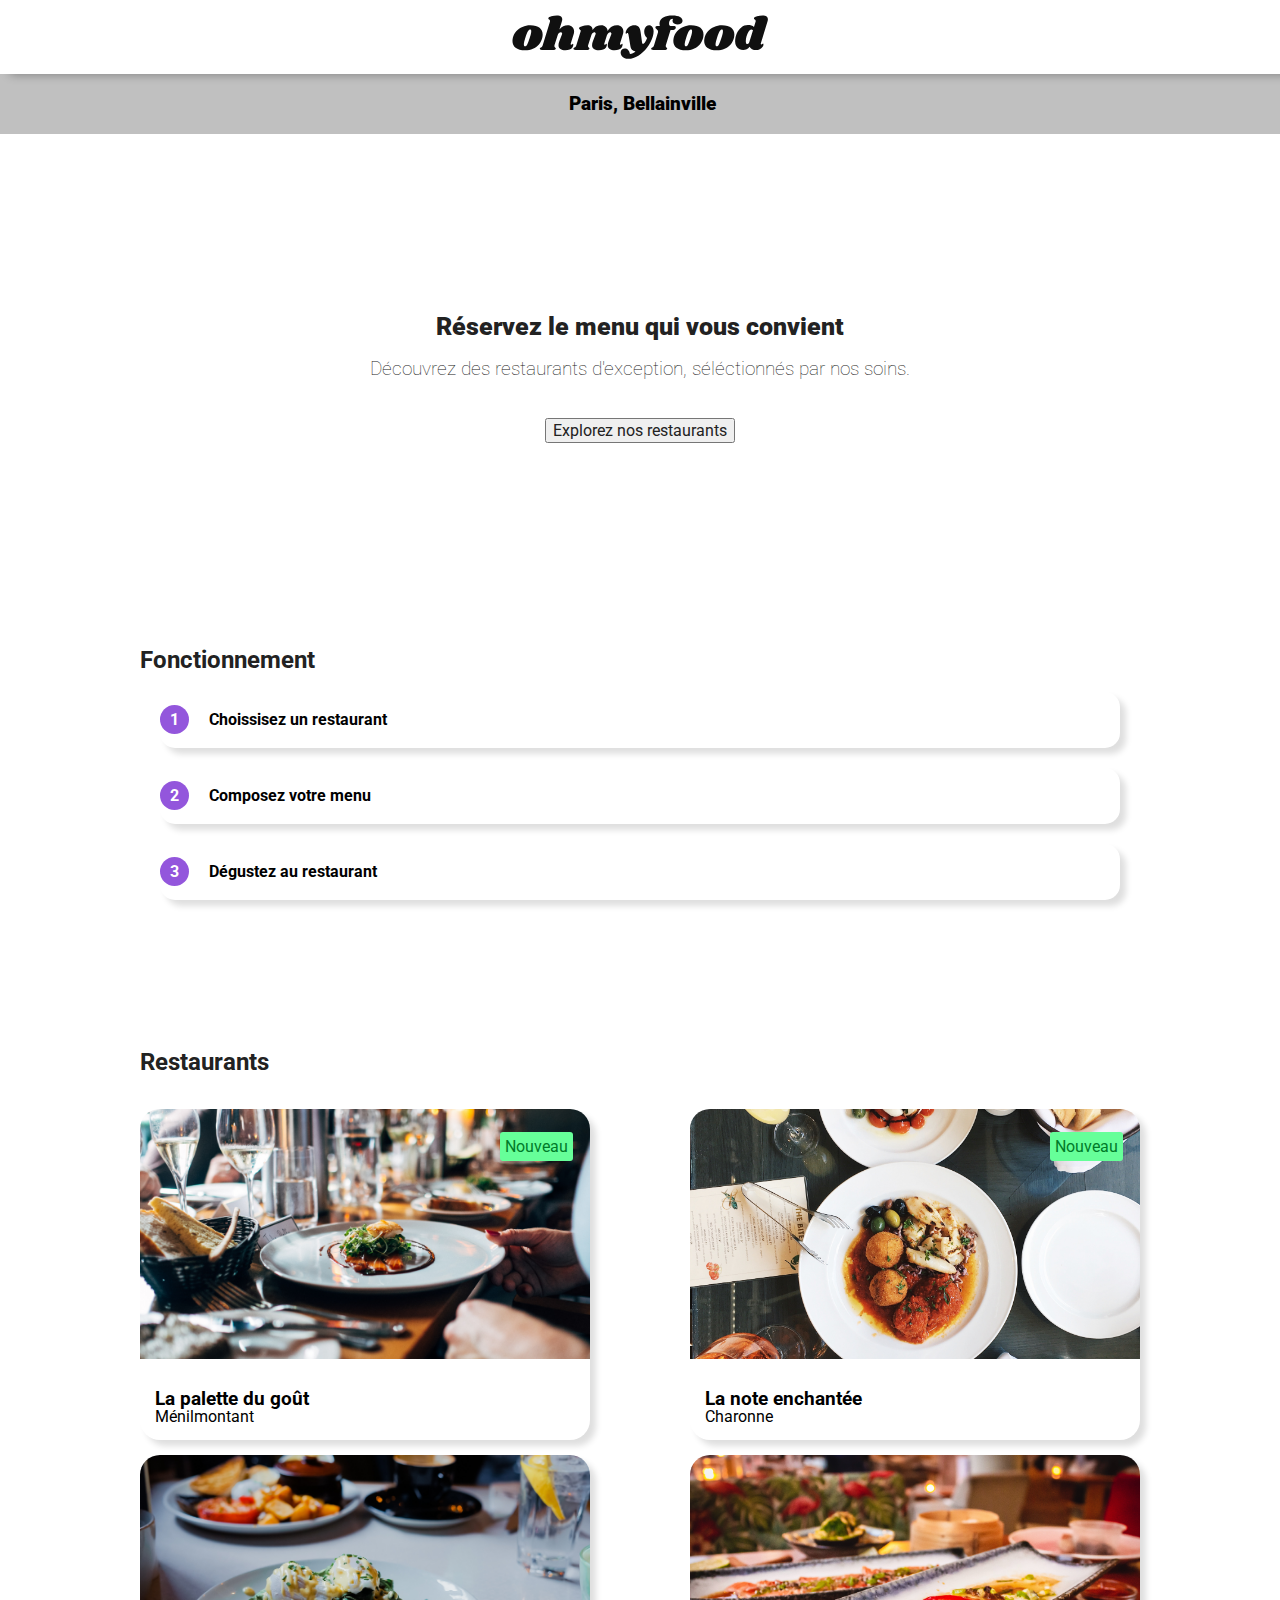
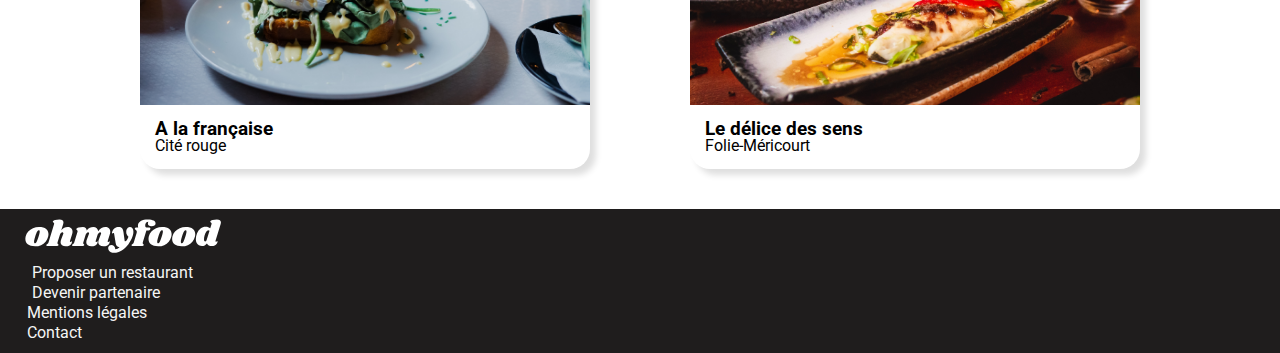
<file: index.html>
<!DOCTYPE html>
<html lang="en">
<head>
    <meta charset="UTF-8">
    <meta http-equiv="X-UA-Compatible" content="IE=edge">
    <meta name="viewport" content="width=device-width, initial-scale=1.0">
    <link rel="stylesheet" href="./styles/reset.css">
    <link rel="stylesheet" href="https://cdnjs.cloudflare.com/ajax/libs/font-awesome/6.2.0/css/all.min.css" integrity="sha512-xh6O/CkQoPOWDdYTDqeRdPCVd1SpvCA9XXcUnZS2FmJNp1coAFzvtCN9BmamE+4aHK8yyUHUSCcJHgXloTyT2A==" crossorigin="anonymous" referrerpolicy="no-referrer" />
    <link rel="stylesheet" href="./styles/index.css" type="text/css">    <link rel="shortcut icon" href="./img/ohmyfood.svg" type="image/x-icon">
    <title>Oh myfood</title>
</head>
<body>
   <!--  Loader -->
    <div class="contend_loader">
        
        <span>Veuillez patienter ...<div class="loader"></div></span>
    </div>


    <header>    
        <img class="header__img" src="./img/ohmyfood.svg" alt="ohmyfood">        
    </header>

    <div class="link">
        <a class="link__items" href="#"><i class="fa-solid fa-location-dot marker"></i>Paris, Bellainville</a>
    </div>

    <main>
        <div class="container">

            <div class="reservation">
                <h1>Réservez le menu qui vous convient</h1>
                <p class="">Découvrez des restaurants d'exception, séléctionnés par nos soins.</p>
                <button class="btn --reserve">Explorez nos restaurants</button>
            </div>

            <div class="main__bloc">
                <h2>Fonctionnement</h2>
                <!-- Items block -->
                <div class="bloc">
                    <div class="bloc__items"><a class="bloc__items--link" href="#"><span class="number__choice">1</span><i class="fa-solid fa-mobile-screen-button"></i>Choissisez un restaurant</a></div>
                    <div class="bloc__items"><a class="bloc__items--link" href="#"><span class="number__choice">2</span><i class="fa-solid fa-list-ul"></i>Composez votre  menu</a></div>
                    <div class="bloc__items"><a class="bloc__items--link" href="#"><span class="number__choice">3</span><i class="fa-solid fa-store --pink"></i>Dégustez au restaurant</a></div>
                </div>
                <!-- [EO]-Items block -->
            </div>

            <div class="restaurant">
                <h2>Restaurants</h2>
                <!-- Restaurants card -->
                <div class="card__bloc">
                    <div class="card">
                        <img class="card__img" src="./img/restaurants/jay-wennington-N_Y88TWmGwA-unsplash.jpg" alt="">
                        <span>Nouveau</span>    
                        <div class="card__body">
                            <a class="card_link" href="./pages/view-menilmontant.html">
                                <h3 class="card__title">La palette du goût</h3>
                                <p class="--light">Ménilmontant</p>
                            </a>
                            <div class="favoris">
                                <i class="fa-regular fa-heart   not_favoris"></i>
                                <i class="fa-solid fa-heart add_favoris"></i>
                            </div>
                        </div>

                    </div>

                    <div class="card">
                        <img class="card__img" src="./img/restaurants/stil-u2Lp8tXIcjw-unsplash.jpg" alt="">
                        <span>Nouveau</span>

                        <div class="card__body">
                            <a class="card_link" href="./pages/view-note-enchantee.html">
                                <h3 class="card__title">La note enchantée</h3>
                                <p class="--light">Charonne</p>
                            </a>
                            
                            <div class="favoris">
                                <i class="fa-regular fa-heart   not_favoris"></i>
                                <i class="fa-solid fa-heart add_favoris"></i>
                            </div>
                        </div>

                    </div>

                    <div class="card">
                        <img class="card__img" src="./img/restaurants/toa-heftiba-DQKerTsQwi0-unsplash.jpg" alt="">                        
                        <div class="card__body">
                            <a class="card_link" href="./pages/view-francais.html">
                                <h3 class="card__title">A la française</h3>
                                <p class="--light">Cité rouge</p>
                            </a>
                            
                            <div class="favoris">
                                <i class="fa-regular fa-heart not_favoris"></i>
                                <i class="fa-solid fa-heart add_favoris"></i>
                            </div>
                        </div>

                    </div>

                    <div class="card">
                        <img class="card__img" src="./img/restaurants/louis-hansel-shotsoflouis-qNBGVyOCY8Q-unsplash.jpg" alt="">
                        <div class="card__body">
                            <a class="card_link" href="./pages/view-delice-sens.html">
                                <h3 class="card__title">Le délice des sens</h3>
                                <p class="--light">Folie-Méricourt</p>
                            </a>
                            
                            <div class="favoris">
                                <i class="fa-regular fa-heart   not_favoris"></i>
                                <i class="fa-solid fa-heart add_favoris"></i>
                            </div>
                        </div>

                    </div>

                  
                </div>
                <!-- Restaurants card -->

            </div>
            
        </div>
    </main>

    <footer>
        <div class="container --dark">
            
            <ul class="list">
                <li class="list__img"><img src="./img/ohmyfoodFooter.svg" alt="logoOhMyfood"></li>
                <li class="list__items"><i class="fa-solid fa-utensils marker_footer"></i>Proposer un restaurant</li>
                <li class="list__items"><i class="fa-solid fa-handshake-simple marker_footer"></i>Devenir partenaire</li>
                <li class="list__items">Mentions légales</li>
                <li class="list__items">Contact</li>
        </ul>
        </div>
    </footer>
</body>
</html>
</file>
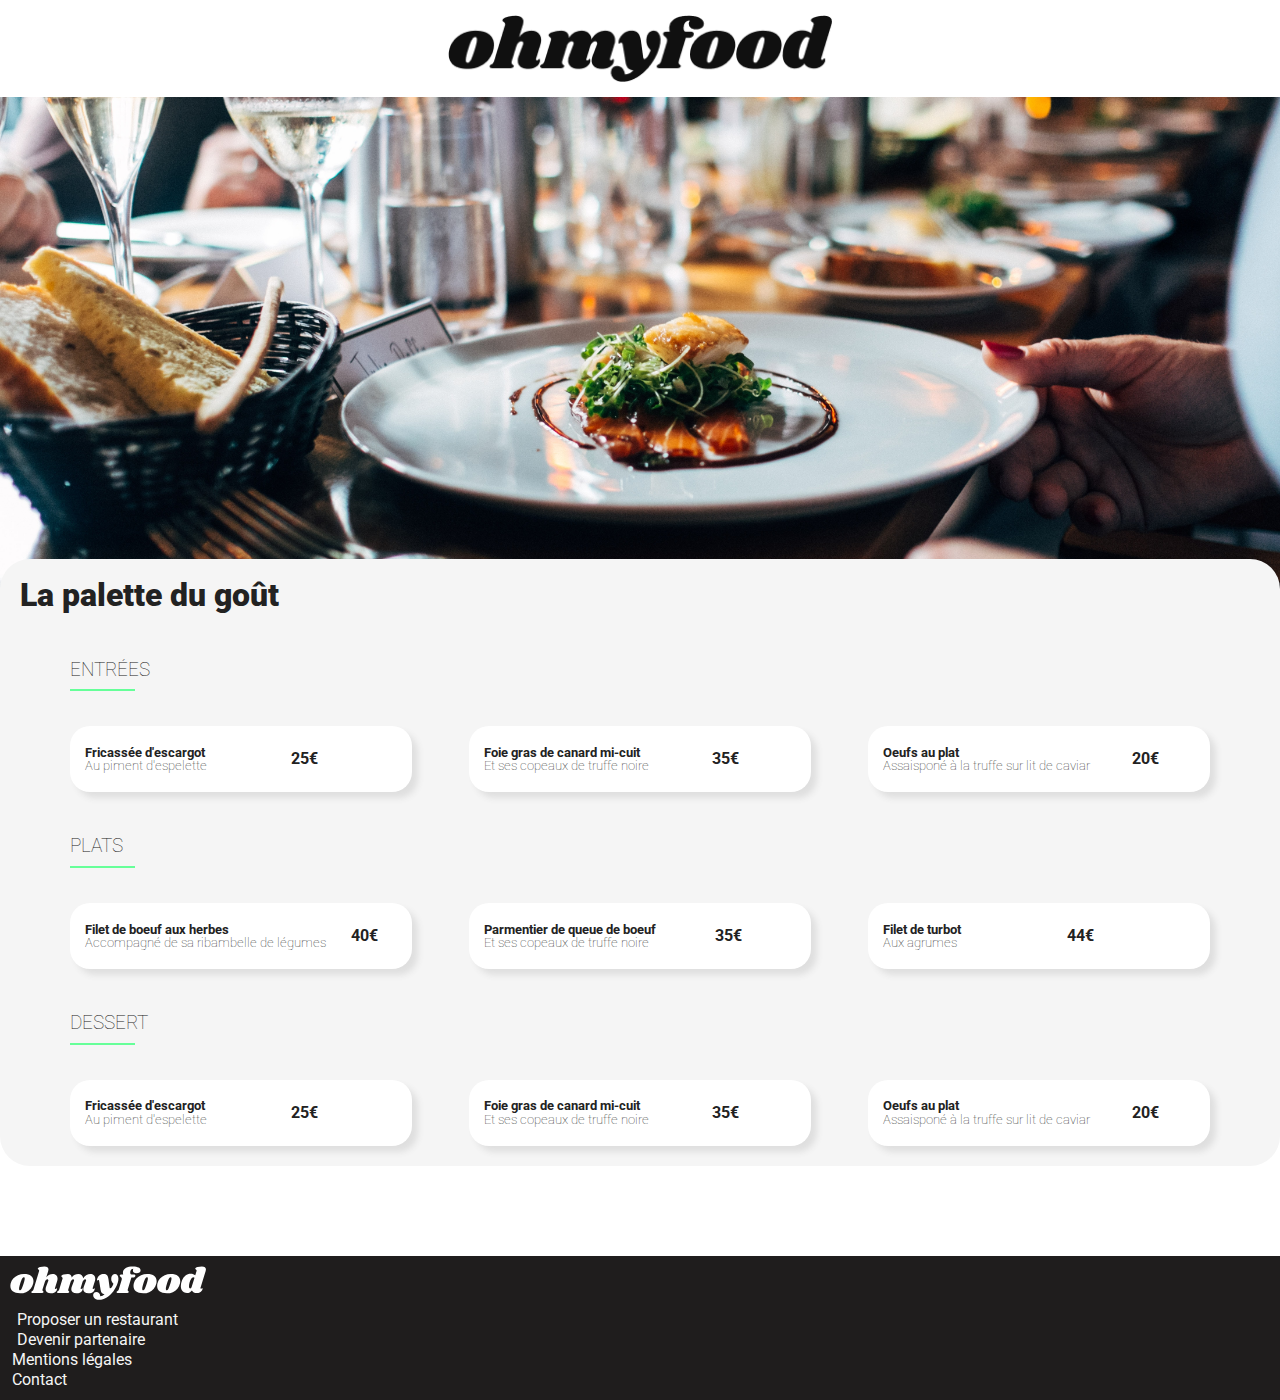
<file: view-menilmontant.html>
<!DOCTYPE html>
<html lang="en">
<head>
    <meta charset="UTF-8">
    <meta http-equiv="X-UA-Compatible" content="IE=edge">
    <meta name="viewport" content="width=device-width, initial-scale=1.0">
    <link rel="stylesheet" href="../styles/reset.css">
    <link rel="stylesheet" href="../styles/view-menilmontant.css">
    <link rel="shortcut icon" href="../img/ohmyfood.svg" type="image/x-icon">
    <title>Oh myfood - La palette du goût</title>
</head>
<body>
    <header>
        <a href="/index.html"><i class="fa-solid fa-arrow-left"></i></a>
        <img class="header__img" src="../img/ohmyfood.png" alt="ohmyfood">
    
    </header>
    <div class="background_img">
       <!--  <img class="restau_img" src="../img/restaurants/jay-wennington-N_Y88TWmGwA-unsplash.jpg" alt="" srcset=""> -->
    </div>

    <main >
        
            <h1>La palette du goût<i class="fa-regular fa-heart"></i></h1>
            <div class="contend">
                <h3 class="title_command">Entrées</h3>

                    <ul class="bloc">
                        <li class="bloc__items">

                            <div class="bloc__body">
                                <h4>Fricassée d'escargot</h4>
                                <p>Au piment d'espelette</p>
                            </div>
                           
                                <span class="price">25€</span>
                                <div class="command_success">
                                    <i class="fa-solid fa-circle-check"></i>
                                </div>
                      
                        </li>
                        <li class="bloc__items">
                                 <div class="bloc__body">
                                <h4>Foie gras de canard mi-cuit</h4>
                                <p>Et ses copeaux de truffe noire</p>
                            </div>
                            
                           
                                <span class="price">35€</span>
                                <div class="command_success">
                                    <i class="fa-solid fa-circle-check"></i>
                                </div>
                            
                        </li>
                        <li class="bloc__items">
                            <div class="bloc__body">
                                <h4>Oeufs au plat</h4>
                                <p>Assaisponé à la truffe sur lit de caviar</p>
                              
                            </div>
                            
                            
                            <span class="price">20€</span>
                                <div class="command_success">
                                    <i class="fa-solid fa-circle-check"></i>
                                </div>
                            
                        </li>

              

                    </ul>
                    <h3 class="title_command mt">Plats</h3>
                    <ul class="bloc">
                        <li class="bloc__items">

                            <div class="bloc__body">
                                <h4>Filet de boeuf aux herbes</h4>
                                <p>Accompagné de sa ribambelle de légumes</p>
                            </div>
                           
                                <span class="price">40€</span>
                                <div class="command_success">
                                    <i class="fa-solid fa-circle-check"></i>
                                </div>
                      
                        </li>
                        <li class="bloc__items">

                            <div class="bloc__body">
                                <h4>Parmentier de queue de boeuf</h4>
                                <p>Et ses copeaux de truffe noire</p>
                            </div>
                            
                           
                                <span class="price">35€</span>
                                <div class="command_success">
                                    <i class="fa-solid fa-circle-check"></i>
                                </div>
                            
                        </li>
                        <li class="bloc__items">
                            <div class="bloc__body">
                                <h4>Filet de turbot</h4>
                                <p>Aux agrumes</p>
                              
                            </div>
                            
                            
                            <span class="price">44€</span>
                                <div class="command_success">
                                    <i class="fa-solid fa-circle-check"></i>
                                </div>
                            
                        </li>

              

                    </ul>
                    <h3 class="title_command mt">Dessert</h3>
                    <ul class="bloc">
                        <li class="bloc__items">

                            <div class="bloc__body">
                                <h4>Fricassée d'escargot</h4>
                                <p>Au piment d'espelette</p>
                            </div>
                           
                                <span class="price">25€</span>

                                <div class="command_success">
                                    <i class="fa-solid fa-circle-check"></i>
                                </div>
                      
                        </li>
                        <li class="bloc__items">
                            <div class="bloc__body">
                                <h4>Foie gras de canard mi-cuit</h4>
                                <p>Et ses copeaux de truffe noire</p>
                            </div>
                            
                           
                                <span class="price">35€</span>

                                <div class="command_success">
                                    <i class="fa-solid fa-circle-check"></i>
                                </div>
                            
                        </li>
                        <li class="bloc__items">
                            <div class="bloc__body">
                                <h4>Oeufs au plat</h4>
                                <p>Assaisponé à la truffe sur lit de caviar</p>
                              
                            </div>
                            
                            
                            <span class="price">20€</span>
                                <div class="command_success">
                                    <i class="fa-solid fa-circle-check"></i>
                                </div>
                            
                        </li>

              

                    </ul>
            </div>
        
    </main>


    <footer>
        <div class="container --dark">
            
            <ul class="list">
                <li class="list__img"><img src="../img/ohmyfoodFooter.svg" alt="logoOhMyfood"></li>
                <li class="list__items"><i class="fa-solid fa-utensils marker_footer"></i>Proposer un restaurant</li>
                <li class="list__items"><i class="fa-solid fa-handshake-simple marker_footer"></i>Devenir partenaire</li>
                <li class="list__items">Mentions légales</li>
                <li class="list__items">Contact</li>
        </ul>
        </div>
    </footer>
</body>
</html>
</file>
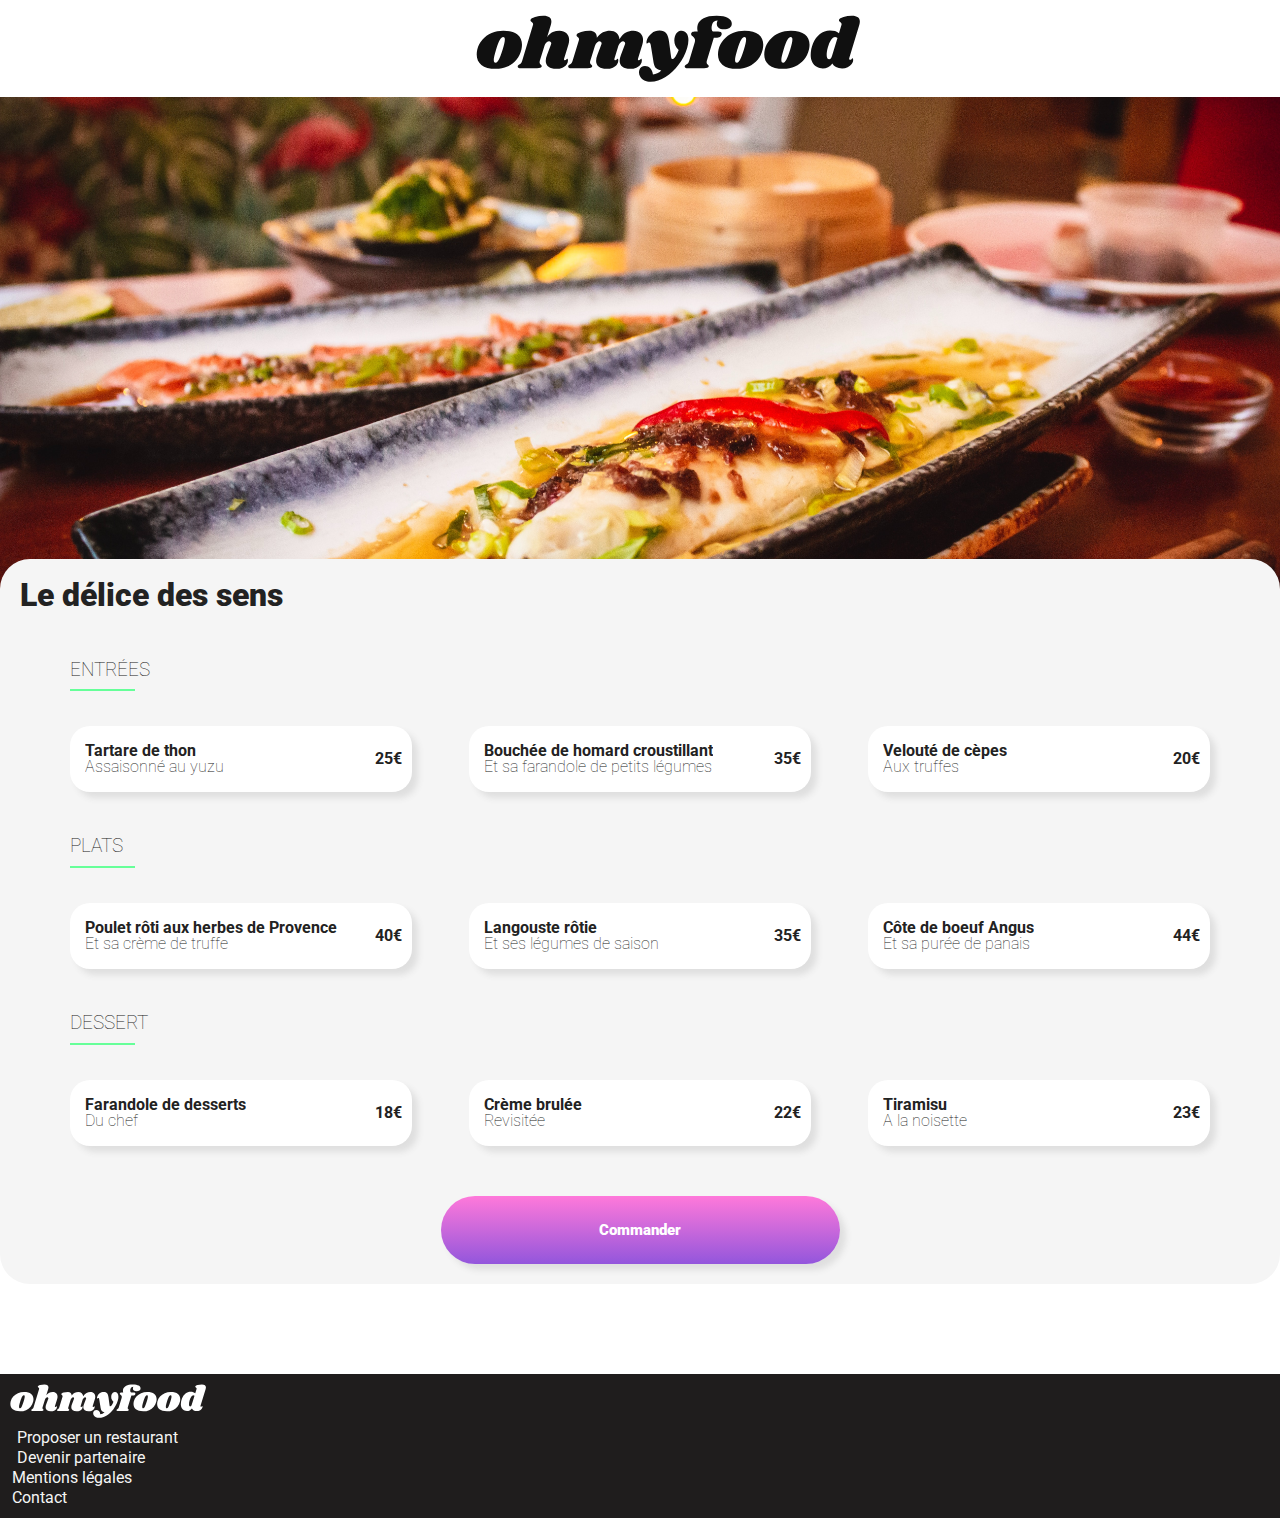
<file: pages/view-delice-sens.html>
<!DOCTYPE html>
<html lang="en">
<head>
    <meta charset="UTF-8">
    <meta http-equiv="X-UA-Compatible" content="IE=edge">
    <meta name="viewport" content="width=device-width, initial-scale=1.0">
    <link rel="stylesheet" href="../styles/reset.css">
    <link rel="stylesheet" href="../styles/pages.css">
    <link rel="stylesheet" href="https://cdnjs.cloudflare.com/ajax/libs/font-awesome/6.2.0/css/all.min.css" integrity="sha512-xh6O/CkQoPOWDdYTDqeRdPCVd1SpvCA9XXcUnZS2FmJNp1coAFzvtCN9BmamE+4aHK8yyUHUSCcJHgXloTyT2A==" crossorigin="anonymous" referrerpolicy="no-referrer" />
    <link rel="shortcut icon" href="../img/ohmyfood.svg" type="image/x-icon">
    <title>Oh myfood - La palette du goût</title>
</head>
<body>
    <header>
        <a href="https://axesan.github.io/OH-MY-FOOD-OC/"><i class="fa-solid fa-arrow-left fa-2x"></i></a>
        <img class="header__img" src="../img/ohmyfood.svg" alt="ohmyfood">
    
    </header>
    
       <img class="restau_img" src="../img/restaurants/louis-hansel-shotsoflouis-qNBGVyOCY8Q-unsplash.jpg" alt="view-delice-des-sens"> 
    

    <main >
        
            <h1>Le délice des sens
                <span>
                    <i class="fa-regular fa-heart not_favoris"></i>
                    <i class="fa-solid fa-heart add_favoris"></i>
                </span>
            </h1>
            <div class="contend">
                <!-- Entree -->
                <h3 class="title_command">Entrées</h3>
                    <div class="bloc">
                        <div class="bloc__items">

                            <div class="bloc__body">
                                <h4>Tartare de thon</h4>
                                <p>Assaisonné au yuzu </p>
                            </div>
                                <div class="price__body">
                                <span class="price">25€</span>
                                <div class="command_success">
                                    <i class="fa-solid fa-circle-check"></i>
                                </div>
                            </div>
                      
                        </div>
                        <div class="bloc__items">
                                <div class="bloc__body">
                                <h4>Bouchée de homard croustillant </h4>
                                <p>Et sa farandole de petits légumes</p>
                            </div>
                            
                            <div class="price__body">
                                <span class="price">35€</span>
                                <div class="command_success">
                                    <i class="fa-solid fa-circle-check"></i>
                                </div>
                            </div>
                        </div>
                        <div class="bloc__items">
                            <div class="bloc__body">
                                <h4>Velouté de cèpes</h4>
                                <p>Aux truffes</p>
                              
                            </div>
                            
                            <div class="price__body">
                            <span class="price">20€</span>
                                <div class="command_success">
                                    <i class="fa-solid fa-circle-check"></i>
                                </div>
                            </div>
                            
                        </div>
                    </div>
                <!-- EO Entree -->
                    <!-- Plats -->
                    <h3 class="title_command mt">Plats</h3>
                    <div class="bloc">
                        <div class="bloc__items">

                            <div class="bloc__body">
                                <h4>Poulet rôti aux herbes de Provence </h4>
                                <p>Et sa crème de truffe</p>
                            </div>

                            <div class="price__body">
                                    <span class="price">40€</span>
                                    <div class="command_success">
                                        <i class="fa-solid fa-circle-check"></i>
                                    </div>
                            </div>
                      
                        </div>
                        <div class="bloc__items">
                            <div class="bloc__body">
                                <h4>Langouste rôtie</h4>
                                <p>Et ses légumes de saison</p>
                            </div>
                            
                            <div class="price__body">
                                <span class="price">35€</span>
                                <div class="command_success">
                                    <i class="fa-solid fa-circle-check"></i>
                                </div>
                            </div>
                        </div>
                        <div class="bloc__items">
                            <div class="bloc__body">
                                <h4>Côte de boeuf Angus</h4>
                                <p>Et sa purée de panais</p>
                              
                            </div>
                            
                            <div class="price__body">
                                <span class="price">44€</span>
                                    <div class="command_success">
                                        <i class="fa-solid fa-circle-check"></i>
                                    </div>
                            </div>
                            
                        </div>
                    </div>
                    <!-- EO Plats -->
                    <!-- Desserts -->
                    <h3 class="title_command mt">Dessert</h3>
                    <div class="bloc">
                        <div class="bloc__items">

                            <div class="bloc__body">
                                <h4>Farandole de desserts</h4>
                                <p>Du chef</p>
                            </div>

                            <div class="price__body">
                                <span class="price">18€</span>

                                <div class="command_success">
                                    <i class="fa-solid fa-circle-check"></i>
                                </div>
                            </div>
                        </div>
                        <div class="bloc__items">
                            <div class="bloc__body">
                                <h4>Crème brulée</h4>
                                <p>Revisitée</p>
                            </div>
                            
                            <div class="price__body">
                                <span class="price">22€</span>

                                <div class="command_success">
                                    <i class="fa-solid fa-circle-check"></i>
                                </div>
                            </div>
                            
                        </div>
                        <div class="bloc__items">
                            <div class="bloc__body">
                                <h4>Tiramisu</h4>
                                <p>À la noisette</p>
                              
                            </div>
                            
                            <div class="price__body">
                            <span class="price">23€</span>
                                <div class="command_success">
                                    <i class="fa-solid fa-circle-check"></i>
                                </div>
                            </div>
                        </div>
                    </div>
                    <!-- EO Desserts -->
                    <div class="btn_command_bloc">
                        <button class="btn reserve">Commander</button>
                    </div>
            </div>
        
    </main>


    <footer>
        <div class="container dark">
            
            <ul class="list">
                <li class="list__img"><img src="../img/ohmyfoodFooter.svg" alt="logoOhMyfood"></li>
                <li class="list__items"><i class="fa-solid fa-utensils marker_footer"></i>Proposer un restaurant</li>
                <li class="list__items"><i class="fa-solid fa-handshake-simple marker_footer"></i>Devenir partenaire</li>
                <li class="list__items">Mentions légales</li>
                <li class="list__items">Contact</li>
        </ul>
        </div>
    </footer>
</body>
</html>
</file>
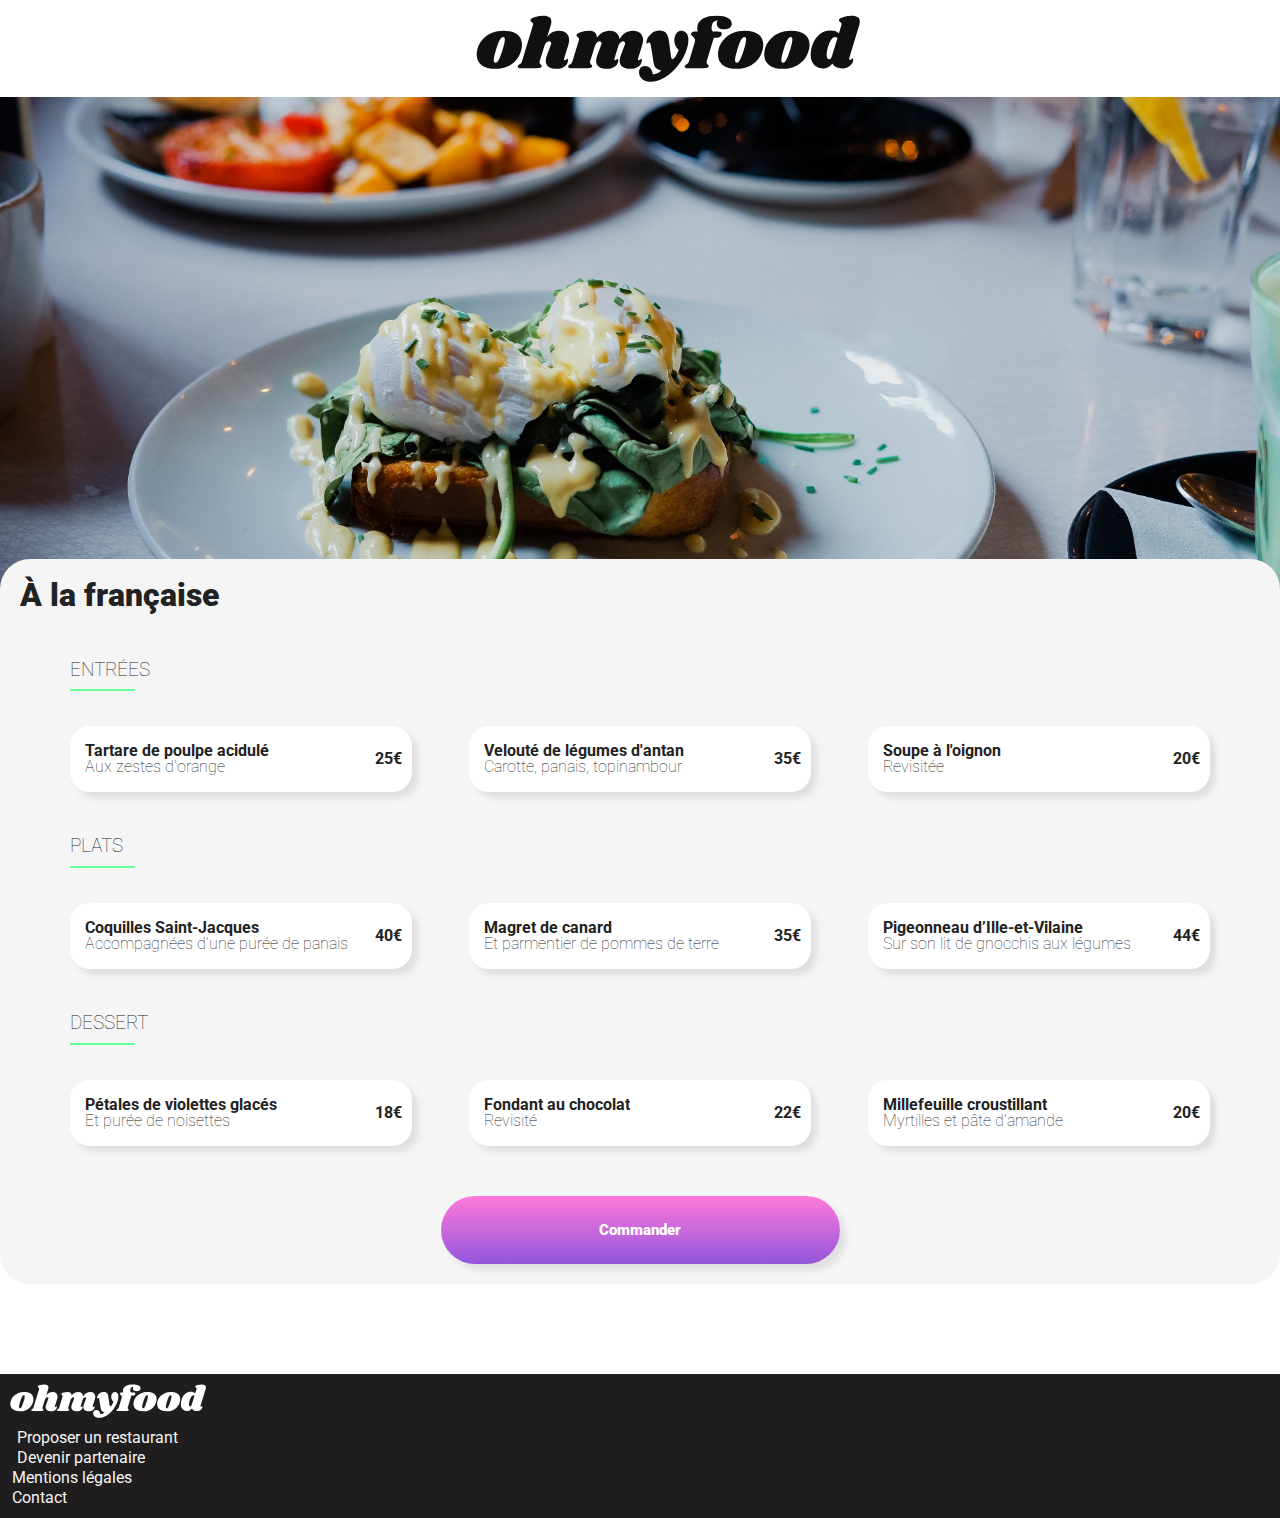
<file: pages/view-francais.html>
<!DOCTYPE html>
<html lang="en">
<head>
    <meta charset="UTF-8">
    <meta http-equiv="X-UA-Compatible" content="IE=edge">
    <meta name="viewport" content="width=device-width, initial-scale=1.0">
    <link rel="stylesheet" href="../styles/reset.css">
    <link rel="stylesheet" href="../styles/pages.css"/>
    <link rel="shortcut icon" href="../img/ohmyfood.svg" type="image/x-icon">
    <link rel="stylesheet" href="https://cdnjs.cloudflare.com/ajax/libs/font-awesome/6.2.0/css/all.min.css" integrity="sha512-xh6O/CkQoPOWDdYTDqeRdPCVd1SpvCA9XXcUnZS2FmJNp1coAFzvtCN9BmamE+4aHK8yyUHUSCcJHgXloTyT2A==" crossorigin="anonymous" referrerpolicy="no-referrer" />
    <title>Oh myfood - À la française</title>
</head>
<body>
    <header>
        <a href="https://axesan.github.io/OH-MY-FOOD-OC/"><i class="fa-solid fa-arrow-left fa-2x"></i></a>
        <img class="header__img" src="../img/ohmyfood.svg" alt="ohmyfood">
    </header>
   
    <img class="restau_img" src="../img/restaurants/toa-heftiba-DQKerTsQwi0-unsplash.jpg" alt="A la francaise"> 
    

    <main >
        
            <h1>À la française
                <span>
                    <i class="fa-regular fa-heart not_favoris"></i>
                    <i class="fa-solid fa-heart add_favoris"></i>
                </span>
            </h1>
            <div class="contend">
                <!-- Entree -->
                <h3 class="title_command">Entrées</h3>
                    <div class="bloc">
                        <div class="bloc__items">

                            <div class="bloc__body">
                                <h4>Tartare de poulpe acidulé</h4>
                                <p>Aux zestes d'orange</p>
                            </div>
                                <div class="price__body">
                                <span class="price">25€</span>
                                <div class="command_success">
                                    <i class="fa-solid fa-circle-check"></i>
                                </div>
                            </div>
                      
                        </div>
                        <div class="bloc__items">
                                 <div class="bloc__body">
                                <h4>Velouté de légumes d'antan</h4>
                                <p>Carotte, panais, topinambour</p>
                            </div>
                            
                            <div class="price__body">
                                <span class="price">35€</span>
                                <div class="command_success">
                                    <i class="fa-solid fa-circle-check"></i>
                                </div>
                            </div>
                        </div>
                        <div class="bloc__items">
                            <div class="bloc__body">
                                <h4>Soupe à l'oignon</h4>
                                <p>Revisitée</p>
                              
                            </div>
                            
                            <div class="price__body">
                            <span class="price">20€</span>
                                <div class="command_success">
                                    <i class="fa-solid fa-circle-check"></i>
                                </div>
                            </div>
                            
                        </div>
                    </div>
                <!-- EO Entree -->
                    <!-- Plats -->
                    <h3 class="title_command mt">Plats</h3>
                    <div class="bloc">
                        <div class="bloc__items">

                            <div class="bloc__body">
                                <h4>Coquilles Saint-Jacques</h4>
                                <p>Accompagnées d'une purée de panais</p>
                            </div>

                            <div class="price__body">
                                    <span class="price">40€</span>
                                    <div class="command_success">
                                        <i class="fa-solid fa-circle-check"></i>
                                    </div>
                            </div>
                      
                        </div>
                        <div class="bloc__items">

                            <div class="bloc__body">
                                <h4>Magret de canard</h4>
                                <p>Et parmentier de pommes de terre</p>
                            </div>
                            
                            <div class="price__body">
                                <span class="price">35€</span>
                                <div class="command_success">
                                    <i class="fa-solid fa-circle-check"></i>
                                </div>
                            </div>
                        </div>
                        <div class="bloc__items">
                            <div class="bloc__body">
                                <h4>Pigeonneau d’Ille-et-Vilaine</h4>
                                <p>Sur son lit de gnocchis aux légumes</p>
                              
                            </div>
                            
                            <div class="price__body">
                                <span class="price">44€</span>
                                    <div class="command_success">
                                        <i class="fa-solid fa-circle-check"></i>
                                    </div>
                            </div>
                            
                        </div>
                    </div>
                    <!-- EO Plats -->
                    <!-- Desserts -->
                    <h3 class="title_command mt">Dessert</h3>
                    <div class="bloc">
                        <div class="bloc__items">

                            <div class="bloc__body">
                                <h4>Pétales de violettes glacés</h4>
                                <p>Et purée de noisettes</p>
                            </div>

                            <div class="price__body">
                                <span class="price">18€</span>

                                <div class="command_success">
                                    <i class="fa-solid fa-circle-check"></i>
                                </div>
                            </div>
                        </div>
                        <div class="bloc__items">
                            <div class="bloc__body">
                                <h4>Fondant au chocolat</h4>
                                <p>Revisité</p>
                            </div>
                            
                            <div class="price__body">
                                <span class="price">22€</span>

                                <div class="command_success">
                                    <i class="fa-solid fa-circle-check"></i>
                                </div>
                            </div>
                            
                        </div>
                        <div class="bloc__items">
                            <div class="bloc__body">
                                <h4>Millefeuille croustillant</h4>
                                <p>Myrtilles et pâte d’amande</p>
                              
                            </div>
                            
                            <div class="price__body">
                            <span class="price">20€</span>
                                <div class="command_success">
                                    <i class="fa-solid fa-circle-check"></i>
                                </div>
                            </div>
                        </div>
                    </div>
                    <!-- EO Desserts -->
                    <div class="btn_command_bloc">
                        <button class="btn reserve">Commander</button>
                    </div>
            </div>
        
    </main>


    <footer>
        <div class="container dark">
            
            <ul class="list">
                <li class="list__img"><img src="../img/ohmyfoodFooter.svg" alt="logoOhMyfood"></li>
                <li class="list__items"><i class="fa-solid fa-utensils marker_footer"></i>Proposer un restaurant</li>
                <li class="list__items"><i class="fa-solid fa-handshake-simple marker_footer"></i>Devenir partenaire</li>
                <li class="list__items">Mentions légales</li>
                <li class="list__items">Contact</li>
        </ul>
        </div>
    </footer>
</body>
</html>
</file>
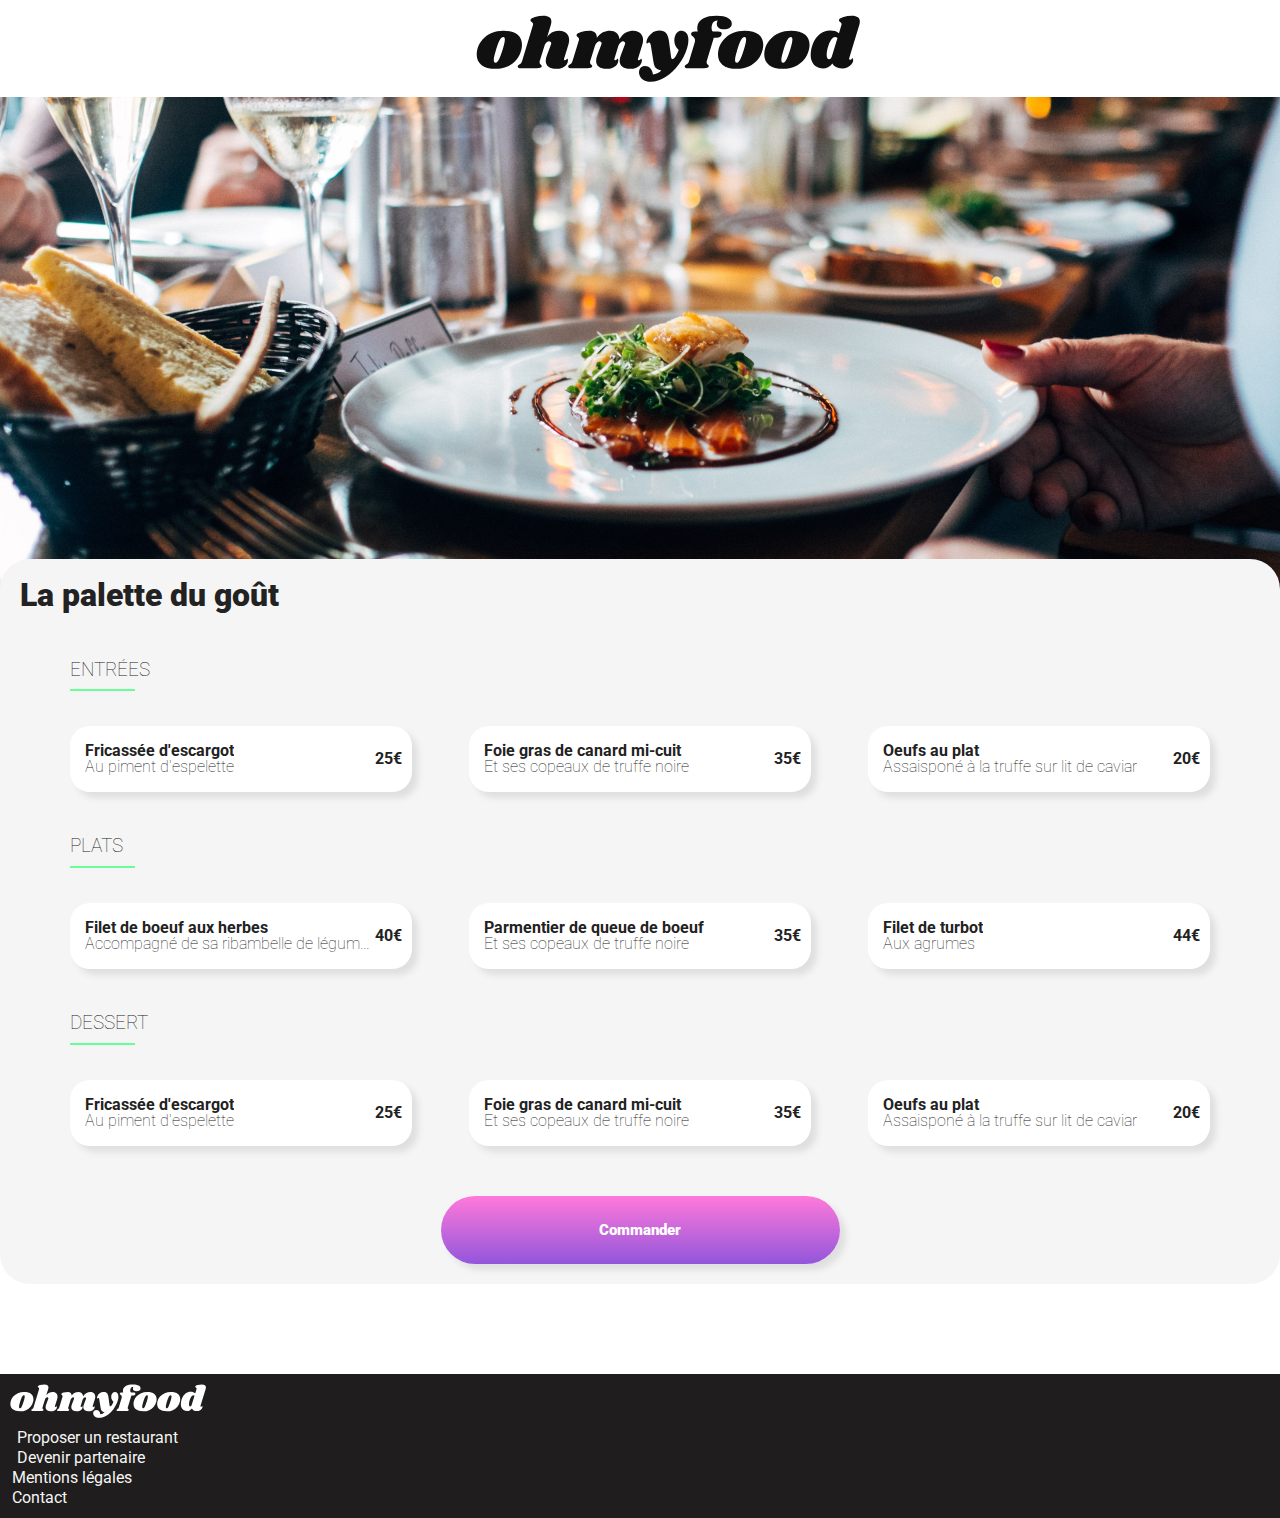
<file: pages/view-menilmontant.html>
<!DOCTYPE html>
<html lang="en">
<head>
    <meta charset="UTF-8">
    <meta http-equiv="X-UA-Compatible" content="IE=edge">
    <meta name="viewport" content="width=device-width, initial-scale=1.0">
    <link rel="stylesheet" href="../styles/reset.css">
    <link rel="stylesheet" href="../styles/pages.css">
    <link rel="stylesheet" href="https://cdnjs.cloudflare.com/ajax/libs/font-awesome/6.2.0/css/all.min.css" integrity="sha512-xh6O/CkQoPOWDdYTDqeRdPCVd1SpvCA9XXcUnZS2FmJNp1coAFzvtCN9BmamE+4aHK8yyUHUSCcJHgXloTyT2A==" crossorigin="anonymous" referrerpolicy="no-referrer" />
    <link rel="shortcut icon" href="../img/ohmyfood.svg" type="image/x-icon">
    <title>Oh myfood - La palette du goût</title>
</head>
<body>
    <header>
        <a class="" href="https://axesan.github.io/OH-MY-FOOD-OC/"> <i class="fa-solid fa-arrow-left fa-2x"></i></a>
        <img class="header__img" src="../img/ohmyfood.svg" alt="ohmyfood">
    </header>
   
    <img class="restau_img" src="../img/restaurants/jay-wennington-N_Y88TWmGwA-unsplash.jpg" alt="" srcset="">


    <main >
        
            <h1>La palette du goût
                <span>
                    <i class="fa-regular fa-heart not_favoris"></i>
                    <i class="fa-solid fa-heart add_favoris"></i>
                </span>
            </h1>
            <div class="contend">
                <!-- Entree -->
                <h3 class="title_command">Entrées</h3>
                    <div class="bloc">
                        <div class="bloc__items">

                            <div class="bloc__body">
                                <h4>Fricassée d'escargot</h4>
                                <p>Au piment d'espelette</p>
                            </div>
                                <div class="price__body">
                                <span class="price">25€</span>
                                <div class="command_success">
                                    <i class="fa-solid fa-circle-check"></i>
                                </div>
                            </div>
                      
                        </div>
                        <div class="bloc__items">
                                 <div class="bloc__body">
                                <h4>Foie gras de canard mi-cuit</h4>
                                <p>Et ses copeaux de truffe noire</p>
                            </div>
                            
                            <div class="price__body">
                                <span class="price">35€</span>
                                <div class="command_success">
                                    <i class="fa-solid fa-circle-check"></i>
                                </div>
                            </div>
                        </div>
                        <div class="bloc__items">
                            <div class="bloc__body">
                                <h4>Oeufs au plat</h4>
                                <p>Assaisponé à la truffe sur lit de caviar</p>
                              
                            </div>
                            
                            <div class="price__body">
                            <span class="price">20€</span>
                                <div class="command_success">
                                    <i class="fa-solid fa-circle-check"></i>
                                </div>
                            </div>
                            
                        </div>
                    </div>
                <!-- EO Entree -->
                    <!-- Plats -->
                    <h3 class="title_command mt">Plats</h3>
                    <div class="bloc">
                        <div class="bloc__items">

                            <div class="bloc__body">
                                <h4>Filet de boeuf aux herbes</h4>
                                <p>Accompagné de sa ribambelle de légumes</p>
                            </div>

                            <div class="price__body">
                                    <span class="price">40€</span>
                                    <div class="command_success">
                                        <i class="fa-solid fa-circle-check"></i>
                                    </div>
                            </div>
                      
                        </div>
                        <div class="bloc__items">

                            <div class="bloc__body">
                                <h4>Parmentier de queue de boeuf</h4>
                                <p>Et ses copeaux de truffe noire</p>
                            </div>
                            
                            <div class="price__body">
                                <span class="price">35€</span>
                                <div class="command_success">
                                    <i class="fa-solid fa-circle-check"></i>
                                </div>
                            </div>
                        </div>
                        <div class="bloc__items">
                            <div class="bloc__body">
                                <h4>Filet de turbot</h4>
                                <p>Aux agrumes</p>
                              
                            </div>
                            
                            <div class="price__body">
                                <span class="price">44€</span>
                                    <div class="command_success">
                                        <i class="fa-solid fa-circle-check"></i>
                                    </div>
                            </div>
                            
                        </div>
                    </div>
                    <!-- EO Plats -->
                    <!-- Desserts -->
                    <h3 class="title_command mt">Dessert</h3>
                    <div class="bloc">
                        <div class="bloc__items">

                            <div class="bloc__body">
                                <h4>Fricassée d'escargot</h4>
                                <p>Au piment d'espelette</p>
                            </div>

                            <div class="price__body">
                                <span class="price">25€</span>

                                <div class="command_success">
                                    <i class="fa-solid fa-circle-check"></i>
                                </div>
                            </div>
                        </div>
                        <div class="bloc__items">
                            <div class="bloc__body">
                                <h4>Foie gras de canard mi-cuit</h4>
                                <p>Et ses copeaux de truffe noire</p>
                            </div>
                            
                            <div class="price__body">
                                <span class="price">35€</span>

                                <div class="command_success">
                                    <i class="fa-solid fa-circle-check"></i>
                                </div>
                            </div>
                            
                        </div>
                        <div class="bloc__items">
                            <div class="bloc__body">
                                <h4>Oeufs au plat</h4>
                                <p>Assaisponé à la truffe sur lit de caviar</p>
                              
                            </div>
                            
                            <div class="price__body">
                            <span class="price">20€</span>
                                <div class="command_success">
                                    <i class="fa-solid fa-circle-check"></i>
                                </div>
                            </div>
                        </div>
                    </div>
                    <!-- EO Desserts -->
                    <div class="btn_command_bloc">
                        <button class="btn reserve">Commander</button>
                    </div>
            </div>
    </main>


    <footer>
        <div class="container dark">
            
            <ul class="list">
                <li class="list__img"><img src="../img/ohmyfoodFooter.svg" alt="logoOhMyfood"></li>
                <li class="list__items"><i class="fa-solid fa-utensils marker_footer"></i>Proposer un restaurant</li>
                <li class="list__items"><i class="fa-solid fa-handshake-simple marker_footer"></i>Devenir partenaire</li>
                <li class="list__items">Mentions légales</li>
                <li class="list__items">Contact</li>
        </ul>
        </div>
    </footer>
</body>
</html>
</file>
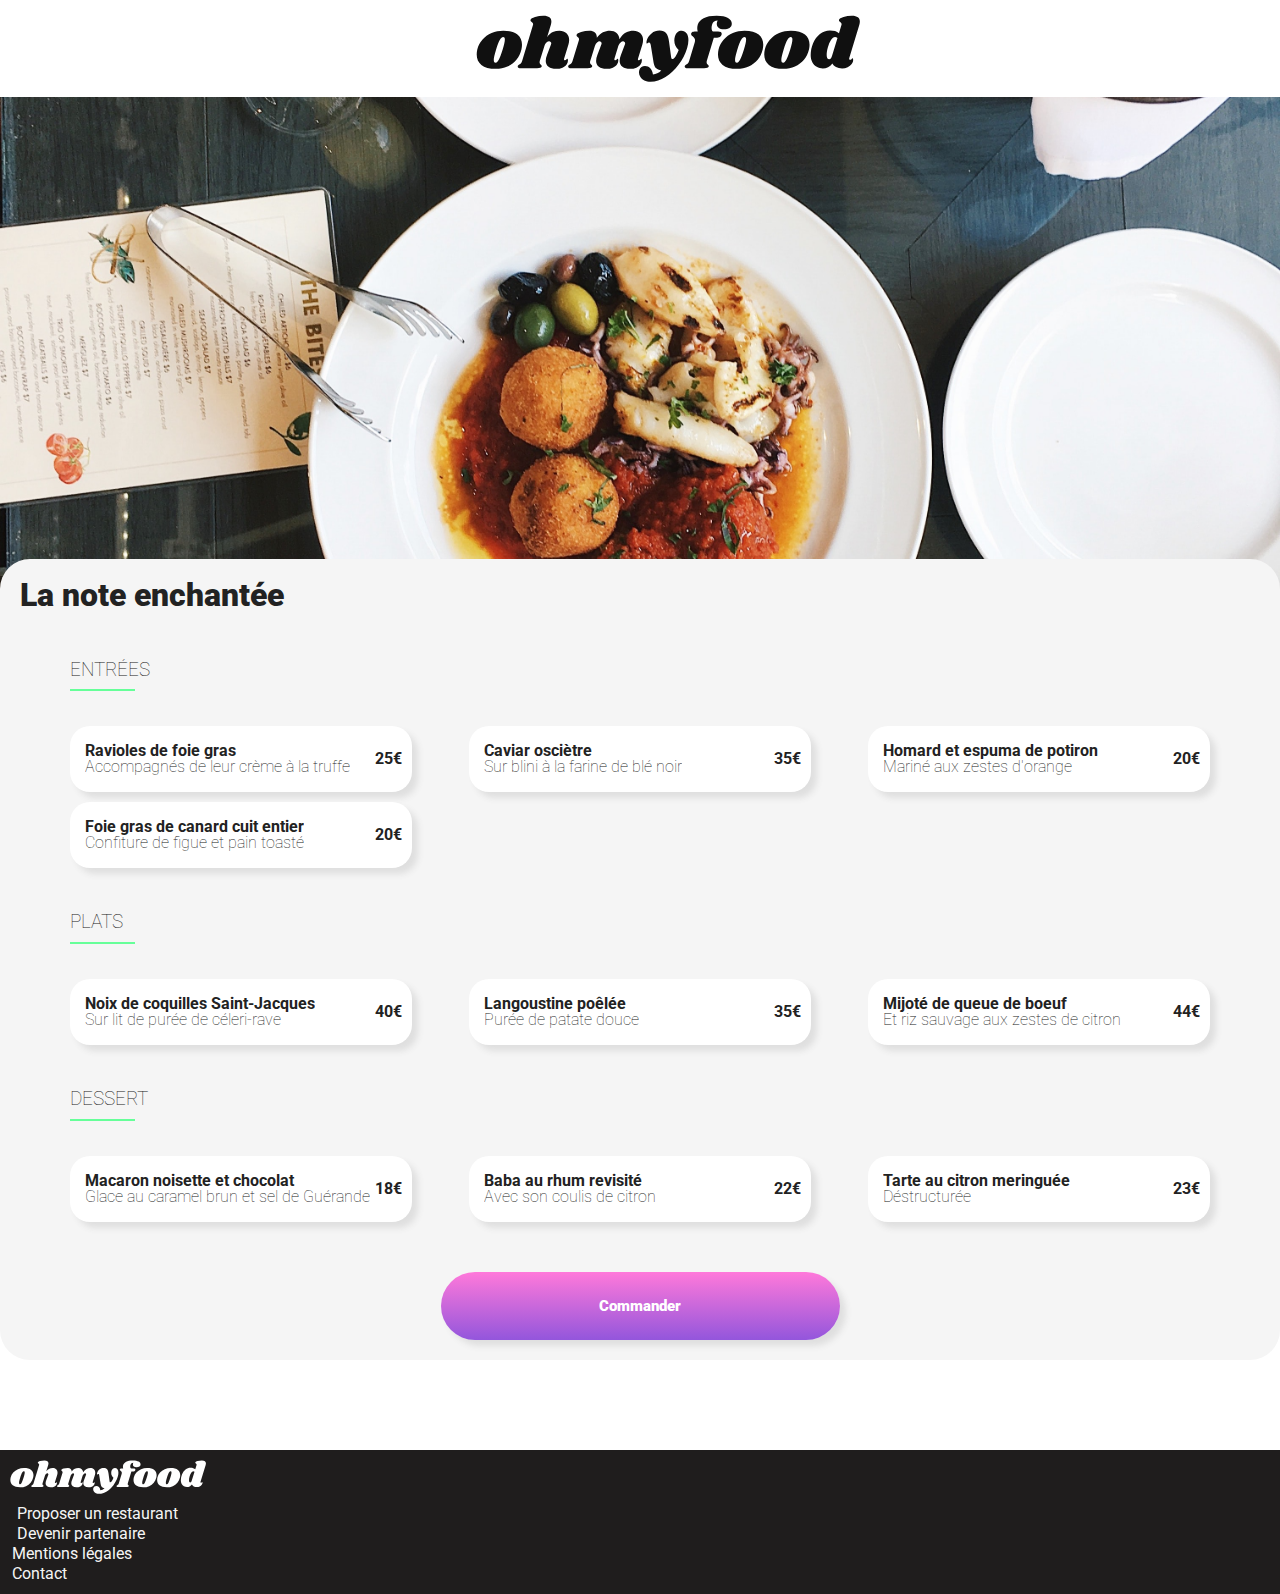
<file: pages/view-note-enchantee.html>
<!DOCTYPE html>
<html lang="en">
<head>
    <meta charset="UTF-8">
    <meta http-equiv="X-UA-Compatible" content="IE=edge">
    <meta name="viewport" content="width=device-width, initial-scale=1.0">
    <link rel="stylesheet" href="../styles/reset.css">
    <link rel="stylesheet" href="../styles/pages.css">
    <link rel="stylesheet" href="https://cdnjs.cloudflare.com/ajax/libs/font-awesome/6.2.0/css/all.min.css" integrity="sha512-xh6O/CkQoPOWDdYTDqeRdPCVd1SpvCA9XXcUnZS2FmJNp1coAFzvtCN9BmamE+4aHK8yyUHUSCcJHgXloTyT2A==" crossorigin="anonymous" referrerpolicy="no-referrer" />
    <link rel="shortcut icon" href="../img/ohmyfood.svg" type="image/x-icon">
    <title>Oh myfood - Note Enchantee</title>
</head>
<body>
    <header>
        <a href="https://axesan.github.io/OH-MY-FOOD-OC/"><i class="fa-solid fa-arrow-left fa-2x"></i></a>
        <img class="header__img" src="../img/ohmyfood.svg" alt="ohmyfood">
    
    </header>

         <img class="restau_img" src="../img/restaurants/stil-u2Lp8tXIcjw-unsplash.jpg" alt="note-enchantee">
    

    <main >
        
            <h1>La note enchantée
                <span>
                    <i class="fa-regular fa-heart not_favoris"></i>
                    <i class="fa-solid fa-heart add_favoris"></i>
                </span>
            </h1>
            <div class="contend">
                <!-- Entree -->
                <h3 class="title_command">Entrées</h3>
                    <div class="bloc">
                        <div class="bloc__items">

                            <div class="bloc__body">
                                <h4>Ravioles de foie gras </h4>
                                <p>Accompagnés de leur crème à la truffe</p>
                            </div>
                                <div class="price__body">
                                <span class="price">25€</span>
                                <div class="command_success">
                                    <i class="fa-solid fa-circle-check"></i>
                                </div>
                            </div>
                      
                        </div>
                        <div class="bloc__items">
                                 <div class="bloc__body">
                                <h4>Caviar osciètre</h4>
                                <p>Sur blini à la farine de blé noir</p>
                            </div>
                            
                            <div class="price__body">
                                <span class="price">35€</span>
                                <div class="command_success">
                                    <i class="fa-solid fa-circle-check"></i>
                                </div>
                            </div>
                        </div>
                        <div class="bloc__items">
                            <div class="bloc__body">
                                <h4>Homard et espuma de potiron</h4>
                                <p>Mariné aux zestes d'orange</p>
                              
                            </div>
                            
                            <div class="price__body">
                            <span class="price">20€</span>
                                <div class="command_success">
                                    <i class="fa-solid fa-circle-check"></i>
                                </div>
                            </div>
                            
                        </div>

                        <div class="bloc__items">
                            <div class="bloc__body">
                                <h4>Foie gras de canard cuit entier</h4>
                                <p>Confiture de figue et pain toasté</p>
                              
                            </div>
                            
                            <div class="price__body">
                            <span class="price">20€</span>
                                <div class="command_success">
                                    <i class="fa-solid fa-circle-check"></i>
                                </div>
                            </div>
                            
                        </div>

                    </div>
                <!-- EO Entree -->
                    <!-- Plats -->
                    <h3 class="title_command mt">Plats</h3>
                    <div class="bloc">
                        <div class="bloc__items">

                            <div class="bloc__body">
                                <h4>Noix de coquilles Saint-Jacques</h4>
                                <p>Sur lit de purée de céleri-rave</p>
                            </div>

                            <div class="price__body">
                                    <span class="price">40€</span>
                                    <div class="command_success">
                                        <i class="fa-solid fa-circle-check"></i>
                                    </div>
                            </div>
                      
                        </div>
                        <div class="bloc__items">

                            <div class="bloc__body">
                                <h4>Langoustine poêlée</h4>
                                <p>Purée de patate douce</p>
                            </div>
                            
                            <div class="price__body">
                                <span class="price">35€</span>
                                <div class="command_success">
                                    <i class="fa-solid fa-circle-check"></i>
                                </div>
                            </div>
                        </div>
                        <div class="bloc__items">
                            <div class="bloc__body">
                                <h4>Mijoté de queue de boeuf</h4>
                                <p>Et riz sauvage aux zestes de citron</p>                              
                            </div>
                            
                            <div class="price__body">
                                <span class="price">44€</span>
                                    <div class="command_success">
                                        <i class="fa-solid fa-circle-check"></i>
                                    </div>
                            </div>
                            
                        </div>
                    </div>
                    <!-- EO Plats -->
                    <!-- Desserts -->
                    <h3 class="title_command mt">Dessert</h3>
                    <div class="bloc">
                        <div class="bloc__items">

                            <div class="bloc__body">
                                <h4>Macaron noisette et chocolat</h4>
                                <p>Glace au caramel brun et sel de Guérande</p>
                            </div>

                            <div class="price__body">
                                <span class="price">18€</span>

                                <div class="command_success">
                                    <i class="fa-solid fa-circle-check"></i>
                                </div>
                            </div>
                        </div>
                        <div class="bloc__items">
                            <div class="bloc__body">
                                <h4>Baba au rhum revisité</h4>
                                <p>Avec son coulis de citron</p>
                            </div>
                            
                            <div class="price__body">
                                <span class="price">22€</span>

                                <div class="command_success">
                                    <i class="fa-solid fa-circle-check"></i>
                                </div>
                            </div>
                            
                        </div>
                        <div class="bloc__items">
                            <div class="bloc__body">
                                <h4>Tarte au citron meringuée</h4>
                                <p>Déstructurée</p>
                              
                            </div>
                            
                            <div class="price__body">
                            <span class="price">23€</span>
                                <div class="command_success">
                                    <i class="fa-solid fa-circle-check"></i>
                                </div>
                            </div>
                        </div>
                    </div>
                    <!-- EO Desserts -->
                    <div class="btn_command_bloc">
                        <button class="btn reserve">Commander</button>
                    </div>
            </div>
        
    </main>


    <footer>
        <div class="container dark">
            
            <ul class="list">
                <li class="list__img"><img src="../img/ohmyfoodFooter.svg" alt="logoOhMyfood"></li>
                <li class="list__items"><i class="fa-solid fa-utensils marker_footer"></i>Proposer un restaurant</li>
                <li class="list__items"><i class="fa-solid fa-handshake-simple marker_footer"></i>Devenir partenaire</li>
                <li class="list__items">Mentions légales</li>
                <li class="list__items">Contact</li>
        </ul>
        </div>
    </footer>
</body>
</html>
</file>
<file: styles/index.css>
@import url("https://fonts.googleapis.com/css2?family=Roboto:ital,wght@0,100;0,300;0,400;0,500;0,700;0,900;1,100;1,300;1,400;1,500;1,700;1,900&display=swap");
* {
  font-family: "Roboto";
}

@-webkit-keyframes spin {
  0% {
    transform: rotate(0deg);
  }
  100% {
    transform: rotate(360deg);
  }
}

@keyframes spin {
  0% {
    transform: rotate(0deg);
  }
  100% {
    transform: rotate(360deg);
  }
}
@-webkit-keyframes BodyLoader {
  from {
    overflow-y: hidden;
  }
  to {
    overflow-y: hidden;
  }
}
@keyframes BodyLoader {
  from {
    overflow-y: hidden;
  }
  to {
    overflow-y: hidden;
  }
}
body {
  overflow-x: hidden;
  overflow-y: visible;
  -webkit-animation: BodyLoader 4s;
          animation: BodyLoader 4s;
}

@-webkit-keyframes loaderNone {
  from {
    opacity: 100%;
    visibility: visible;
  }
  50% {
    opacity: 50%;
    visibility: visible;
  }
  100% {
    opacity: 25%;
    visibility: visible;
  }
}

@keyframes loaderNone {
  from {
    opacity: 100%;
    visibility: visible;
  }
  50% {
    opacity: 50%;
    visibility: visible;
  }
  100% {
    opacity: 25%;
    visibility: visible;
  }
}
.contend_loader {
  width: 100%;
  background-color: #dfdfdf;
  height: 100%;
  position: absolute;
  text-align: center;
  opacity: 0%;
  -webkit-animation: loaderNone 4s;
          animation: loaderNone 4s;
  display: flex;
  align-items: center;
  justify-content: center;
  visibility: hidden;
}
.contend_loader > div {
  font-weight: bold;
  text-transform: uppercase;
  border-radius: 10px;
  text-align: center;
  padding: 10px;
  color: #007a29;
  display: flex;
  align-items: center;
}
.contend_loader > div .loader {
  border: 6px solid #f1ecec;
  border-radius: 50%;
  border-top: 6px solid #007a29;
  width: 20px;
  height: 20px;
  -webkit-animation: spin 2s linear infinite; /* Safari */
  animation: spin 2s linear infinite;
  margin-left: 10px;
}

@-webkit-keyframes apparitionBloc {
  0% {
    opacity: 0;
  }
  100% {
    opacity: 100%;
  }
}

@keyframes apparitionBloc {
  0% {
    opacity: 0;
  }
  100% {
    opacity: 100%;
  }
}
.light {
  font-weight: lighter;
}

.btn {
  margin-top: 20px;
}

.container {
  max-width: 100%;
  padding-left: 15px;
  padding-right: 15px;
}

.--dark {
  background-color: rgb(31, 29, 29);
}

.--pink {
  color: #9356DC;
}

header {
  background-color: white;
  width: 100%;
  text-align: center;
  box-shadow: 10px 0px 10px;
}
header .header__img {
  width: 20%;
  padding: 15px;
}

.link {
  text-align: center;
  padding: 20px;
  background: rgba(163, 163, 163, 0.688);
  margin-bottom: 10px;
}
.link .link__items {
  text-decoration: none;
  color: #000;
  font-weight: 900;
  font-size: larger;
}
.link .link__items .marker {
  margin-right: 5px;
}

main .reservation {
  margin-top: 180px;
  text-align: center;
}
main .reservation h1 {
  font-weight: 900;
  font-size: 25px;
}
main .reservation p {
  margin-top: 20px;
  margin-bottom: 20px;
  font-size: larger;
  font-weight: lighter;
}
main .reservation .reserve {
  background: linear-gradient(to top, #9356DC, #FF79DA);
  padding: 25px;
  border-radius: 50px;
  border: none;
  color: white;
  font-weight: 900;
  font-size: 15px;
  box-shadow: 6px 6px 6px #dfdfdf;
  width: 25%;
}
main .reservation .reserve:hover {
  background: linear-gradient(to bottom, rgba(146, 86, 220, 0.5333333333), rgba(255, 121, 217, 0.5843137255));
  transition: 0.7s;
}

.main__bloc {
  margin-top: 205px;
  margin-left: 10%;
  margin-right: 10%;
}
.main__bloc .bloc .bloc__items {
  padding: 20px;
  margin: 20px;
  box-shadow: 6px 6px 6px #dfdfdf;
  background-color: white;
  border-radius: 15px;
  font-weight: bold;
}
.main__bloc .bloc .bloc__items .bloc__items--link {
  text-decoration: none;
  color: #000;
}
.main__bloc .bloc .bloc__items .bloc__items--link > span {
  color: white;
  background-color: #9356DC;
  padding: 5px;
  padding-right: 10px;
  padding-left: 10px;
  border-radius: 100%;
  margin-left: -20px;
}
.main__bloc .bloc .bloc__items .bloc__items--link > i {
  margin-left: 10px;
  margin-right: 10px;
}

.restaurant {
  margin-top: 150px;
  margin-right: 10%;
  margin-left: 10%;
}
.restaurant .card__bloc {
  margin-top: 20px;
  display: flex;
  flex-wrap: wrap;
  justify-content: space-between;
}
.restaurant .card__bloc .card {
  border-radius: 20px;
  box-shadow: 6px 6px 6px #dfdfdf;
  margin-top: 15px;
  width: 45%;
}
.restaurant .card__bloc .card > span {
  background-color: #66ff99;
  color: #007a29;
  position: relative;
  bottom: 220px;
  left: 80%;
  padding: 5px;
  border-radius: 3px;
}
.restaurant .card__bloc .card .card__img {
  border-radius: 20px 20px 0px 0px;
  width: 100%;
  -o-object-fit: cover;
     object-fit: cover;
  height: 250px;
}
.restaurant .card__bloc .card .card__body {
  padding: 15px;
  display: flex;
  align-items: center;
  justify-content: space-between;
}
.restaurant .card__bloc .card .card__body > i {
  font-size: large;
  cursor: pointer;
  color: #000;
}
.restaurant .card__bloc .card .card__body > i:hover {
  background-color: #9356DC;
}
.restaurant .card__bloc .card .card__body .card_link {
  text-decoration: none;
  color: #000;
}

.favoris {
  cursor: pointer;
  font-size: x-large;
}
.favoris:hover .add_favoris {
  display: block;
}
.favoris:hover .not_favoris {
  display: none;
}
.favoris .add_favoris {
  color: #9356DC;
  background: -webkit-linear-gradient(rgba(146, 86, 220, 0.7568627451), rgba(255, 121, 217, 0.5843137255));
  -webkit-background-clip: text;
  -webkit-text-fill-color: transparent;
  display: none;
}

footer {
  margin-top: 40px;
}
footer ul {
  color: whitesmoke;
  padding: 10px;
}
footer ul .list__img {
  width: 50%;
}
footer ul .list__img > img {
  margin-bottom: 10px;
}
footer ul .list__items {
  padding: 2px;
}
footer .marker_footer {
  margin-right: 5px;
}

@media (max-width: 768px) {
  header .header__img {
    width: 90%;
    padding: 15px;
  }
  main .reservation {
    margin-top: 40px;
  }
  main .reservation .reserve {
    width: 100%;
  }
  .main__bloc {
    margin-top: 140px;
    margin-left: 0;
    margin-right: 0;
  }
  .main__bloc .bloc .bloc__items .bloc__items--link > span {
    left: 25px;
  }
  .restaurant {
    margin-left: 0;
    margin-right: 0;
  }
  .restaurant .card__bloc {
    display: block;
  }
  .restaurant .card__bloc .card {
    width: 100%;
  }
  .restaurant .card__bloc .card > span {
    left: 75%;
  }
}
@media (max-width: 1024px) {
  .card {
    border-radius: 20px;
    margin-top: 15px;
    width: 45%;
  }
  .card > span {
    left: 70% !important;
  }
}/*# sourceMappingURL=index.css.map */
</file>
<file: styles/view-menilmontant.css>
@import url("https://fonts.googleapis.com/css2?family=Roboto:ital,wght@0,100;0,300;0,400;0,500;0,700;0,900;1,100;1,300;1,400;1,500;1,700;1,900&display=swap");
* {
  font-family: "Roboto";
}

.--dark {
  background-color: rgb(31, 29, 29);
}

.mt {
  margin-top: 45px;
}

.title_command {
  border-bottom: 2px solid #66ff99;
  width: 65px;
  padding-bottom: 10px;
  font-weight: lighter;
  text-transform: uppercase;
}

header {
  background-color: white;
  width: 100%;
  text-align: center;
  box-shadow: 10px 0px 10px;
}
header i {
  position: relative;
  right: 50px;
  cursor: pointer;
  color: #000;
}
header i:hover {
  color: #9356DC;
}
header .header__img {
  width: 30%;
  padding: 15px;
}

.background_img {
  background-image: url("../img/restaurants/jay-wennington-N_Y88TWmGwA-unsplash.jpg");
  background-position: center center;
  -o-object-fit: cover;
     object-fit: cover;
  background-size: 100%;
  padding: 20%;
}

.btn_command_bloc {
  text-align: center;
}
.btn_command_bloc .btn {
  margin-top: 50px;
  margin-left: auto;
  margin-right: auto;
}
.btn_command_bloc .--reserve {
  background: linear-gradient(to top, #9356DC, #FF79DA);
  padding: 25px;
  border-radius: 50px;
  border: none;
  color: white;
  font-weight: 900;
  font-size: 15px;
  box-shadow: 6px 6px 6px #dfdfdf;
  width: 80%;
}
.btn_command_bloc .--reserve:hover {
  background: linear-gradient(to bottom, rgba(146, 86, 220, 0.5333333333), rgba(255, 121, 217, 0.5843137255));
  transition: 0.7s;
}

@-webkit-keyframes rotation {
  from {
    opacity: 0%;
    transform: rotate(0deg);
  }
  10% {
    opacity: 0%;
  }
  20% {
    opacity: 10%;
  }
  to {
    opacity: 100%;
    transform: rotate(359deg);
  }
}

@keyframes rotation {
  from {
    opacity: 0%;
    transform: rotate(0deg);
  }
  10% {
    opacity: 0%;
  }
  20% {
    opacity: 10%;
  }
  to {
    opacity: 100%;
    transform: rotate(359deg);
  }
}
main {
  background-color: whitesmoke;
  border-radius: 30px;
  padding: 20px;
  position: relative;
  bottom: 50px;
}
main h1 {
  display: flex;
  justify-content: space-between;
  font-weight: 900;
  align-items: center;
}
main h1 div {
  cursor: pointer;
  font-size: 25px;
}
main h1 div .add_favoris {
  display: none;
}
main h1 div:hover .add_favoris {
  display: block;
  color: #9c47fc;
  background: -webkit-linear-gradient(rgba(146, 86, 220, 0.7568627451), rgba(255, 121, 217, 0.5843137255));
  -webkit-background-clip: text;
  -webkit-text-fill-color: transparent;
}
main h1 div:hover .not_favoris {
  display: none;
  transition: 5.2s;
}
main .contend {
  margin-top: 50px;
  margin-left: 50px;
  margin-right: 50px;
}
main .contend .bloc {
  width: 100%;
  margin-top: 25px;
  display: flex;
  justify-content: space-between;
  flex-wrap: wrap;
}
@-webkit-keyframes apparitionBloc {
  0% {
    opacity: 0;
    margin-top: -25px;
  }
  100% {
    opacity: 100%;
  }
}
@keyframes apparitionBloc {
  0% {
    opacity: 0;
    margin-top: -25px;
  }
  100% {
    opacity: 100%;
  }
}
main .contend .bloc .bloc__items {
  background-color: white;
  display: flex;
  justify-content: space-between;
  align-items: center;
  border-radius: 20px;
  margin-top: 10px;
  box-shadow: 6px 6px 6px #dfdfdf;
  -webkit-animation: apparitionBloc 3s;
          animation: apparitionBloc 3s;
  cursor: pointer;
  width: 30%;
  opacity: 100%;
}
main .contend .bloc .bloc__items:hover .command_success {
  width: 65px;
  transition: 1.5s;
}
main .contend .bloc .bloc__items:hover .command_success i {
  -webkit-animation: rotation 1.5s;
          animation: rotation 1.5s;
  display: block;
}
main .contend .bloc .bloc__items .bloc__body {
  font-size: smaller;
  margin-left: 15px;
}
main .contend .bloc .bloc__items .price__body {
  display: flex;
  align-items: center;
}
main .contend .bloc .bloc__items .command_success {
  cursor: pointer;
  background-color: #66ff99;
  border-radius: 0px 20px 20px 0px;
  width: 0px;
}
main .contend .bloc .bloc__items .price {
  font-weight: bold;
  padding-bottom: 25px;
  padding-top: 25px;
  padding-right: 10px;
}
main .contend .bloc .bloc__items i {
  width: 0px;
  margin: 25px;
  color: white;
  display: none;
}
main .contend .bloc .bloc__items p {
  font-weight: lighter;
}

footer {
  margin-top: 40px;
}
footer ul {
  color: whitesmoke;
  padding: 10px;
}
footer ul .list__img {
  width: 50%;
}
footer ul .list__img > img {
  margin-bottom: 10px;
}
footer ul .list__items {
  padding: 2px;
}
footer .marker_footer {
  margin-right: 5px;
}

@media (max-width: 768px) {
  .contend {
    margin-left: 0 !important;
    margin-right: 0 !important;
  }
  .bloc {
    display: block !important;
  }
  .bloc__items {
    width: 100% !important;
  }
}/*# sourceMappingURL=view-menilmontant.css.map */
</file>
<file: styles/pages.css>
@import url("https://fonts.googleapis.com/css2?family=Roboto:ital,wght@0,100;0,300;0,400;0,500;0,700;0,900;1,100;1,300;1,400;1,500;1,700;1,900&display=swap");
* {
  font-family: "Roboto";
}

.dark {
  background-color: rgb(31, 29, 29);
}

.mt {
  margin-top: 45px;
}

body {
  overflow-x: hidden;
}

.title_command {
  border-bottom: 2px solid #66ff99;
  width: 65px;
  padding-bottom: 10px;
  font-weight: lighter;
  text-transform: uppercase;
}

header {
  background-color: white;
  width: 100%;
  text-align: center;
  box-shadow: 10px 0px 10px;
  display: flex;
  align-items: center;
  justify-content: center;
  text-align: center;
}
header a {
  cursor: pointer;
  color: #000;
  text-decoration: none;
  margin-right: 55px;
  font-size: x-large;
}
header a:hover {
  color: #9356DC;
}
header .header__img {
  width: 30%;
  padding-top: 15px;
  padding-bottom: 15px;
}

.restau_img {
  max-width: 100%;
  max-height: 32em;
  width: 100%;
  -o-object-fit: cover;
     object-fit: cover;
}

.btn_command_bloc {
  text-align: center;
}
.btn_command_bloc .btn {
  margin-top: 50px;
  margin-left: auto;
  margin-right: auto;
}
.btn_command_bloc .reserve {
  background: linear-gradient(to top, #9356DC, #FF79DA);
  padding: 25px;
  border-radius: 50px;
  border: none;
  color: white;
  font-weight: 900;
  font-size: 15px;
  box-shadow: 6px 6px 6px #dfdfdf;
  width: 35%;
}
.btn_command_bloc .reserve:hover {
  background: linear-gradient(to bottom, rgba(146, 86, 220, 0.5333333333), rgba(255, 121, 217, 0.5843137255));
  transition: 0.7s;
}

@-webkit-keyframes rotation {
  from {
    opacity: 0%;
    transform: rotate(0deg);
  }
  10% {
    opacity: 0%;
  }
  20% {
    opacity: 10%;
  }
  to {
    opacity: 100%;
    transform: rotate(359deg);
  }
}

@keyframes rotation {
  from {
    opacity: 0%;
    transform: rotate(0deg);
  }
  10% {
    opacity: 0%;
  }
  20% {
    opacity: 10%;
  }
  to {
    opacity: 100%;
    transform: rotate(359deg);
  }
}
main {
  background-color: whitesmoke;
  border-radius: 30px;
  padding: 20px;
  position: relative;
  bottom: 50px;
}
main h1 {
  display: flex;
  justify-content: space-between;
  font-weight: 900;
  align-items: center;
}
main h1 span {
  cursor: pointer;
  font-size: 25px;
}
main h1 span .add_favoris {
  display: none;
}
main h1 span:hover .add_favoris {
  display: block;
  color: #9c47fc;
  background: -webkit-linear-gradient(rgba(146, 86, 220, 0.7568627451), rgba(255, 121, 217, 0.5843137255));
  -webkit-background-clip: text;
  -webkit-text-fill-color: transparent;
}
main h1 span:hover .not_favoris {
  display: none;
  transition: 5.2s;
}
main .contend {
  margin-top: 50px;
  margin-left: 50px;
  margin-right: 50px;
}
main .contend .bloc {
  width: 100%;
  margin-top: 25px;
  display: flex;
  justify-content: space-between;
  flex-wrap: wrap;
}
@-webkit-keyframes apparitionBloc {
  0% {
    opacity: 0;
    margin-top: -25px;
  }
  100% {
    opacity: 100%;
  }
}
@keyframes apparitionBloc {
  0% {
    opacity: 0;
    margin-top: -25px;
  }
  100% {
    opacity: 100%;
  }
}
main .contend .bloc .bloc__items {
  background-color: white;
  display: flex;
  justify-content: space-between;
  align-items: center;
  border-radius: 20px;
  margin-top: 10px;
  box-shadow: 6px 6px 6px #dfdfdf;
  -webkit-animation: apparitionBloc 3s;
          animation: apparitionBloc 3s;
  cursor: pointer;
  width: 30%;
  opacity: 100%;
}
main .contend .bloc .bloc__items:hover .command_success {
  width: 65px;
  transition: 1.5s;
}
main .contend .bloc .bloc__items:hover .command_success i {
  -webkit-animation: rotation 1.5s;
          animation: rotation 1.5s;
  display: block;
}
main .contend .bloc .bloc__items .bloc__body {
  font-size: medium;
  margin-left: 15px;
  white-space: nowrap;
  text-overflow: ellipsis;
  overflow: hidden;
}
main .contend .bloc .bloc__items .price__body {
  display: flex;
  align-items: center;
}
main .contend .bloc .bloc__items .command_success {
  cursor: pointer;
  background-color: #66ff99;
  border-radius: 0px 20px 20px 0px;
  width: 0px;
}
main .contend .bloc .bloc__items .price {
  font-weight: bold;
  padding-bottom: 25px;
  padding-top: 25px;
  padding-right: 10px;
}
main .contend .bloc .bloc__items i {
  width: 0px;
  margin: 25px;
  color: white;
  display: none;
}
main .contend .bloc .bloc__items p {
  font-weight: lighter;
  text-overflow: ellipsis;
  overflow: hidden;
}

footer {
  margin-top: 40px;
}
footer ul {
  color: whitesmoke;
  padding: 10px;
}
footer ul .list__img {
  width: 50%;
}
footer ul .list__img > img {
  margin-bottom: 10px;
}
footer ul .list__items {
  padding: 2px;
}
footer .marker_footer {
  margin-right: 5px;
}

@media (max-width: 1024px) {
  .bloc {
    justify-content: center;
  }
  .bloc__items {
    width: 49% !important;
  }
}
@media (max-width: 768px) {
  header a {
    margin-right: 15px;
    font-size: medium;
  }
  .contend {
    margin-left: 0 !important;
    margin-right: 0 !important;
  }
  .bloc {
    display: block !important;
  }
  .bloc__items {
    width: 100% !important;
  }
  .reserve {
    width: 80% !important;
  }
  .bloc__body {
    font-size: smaller !important;
  }
}/*# sourceMappingURL=pages.css.map */
</file>
